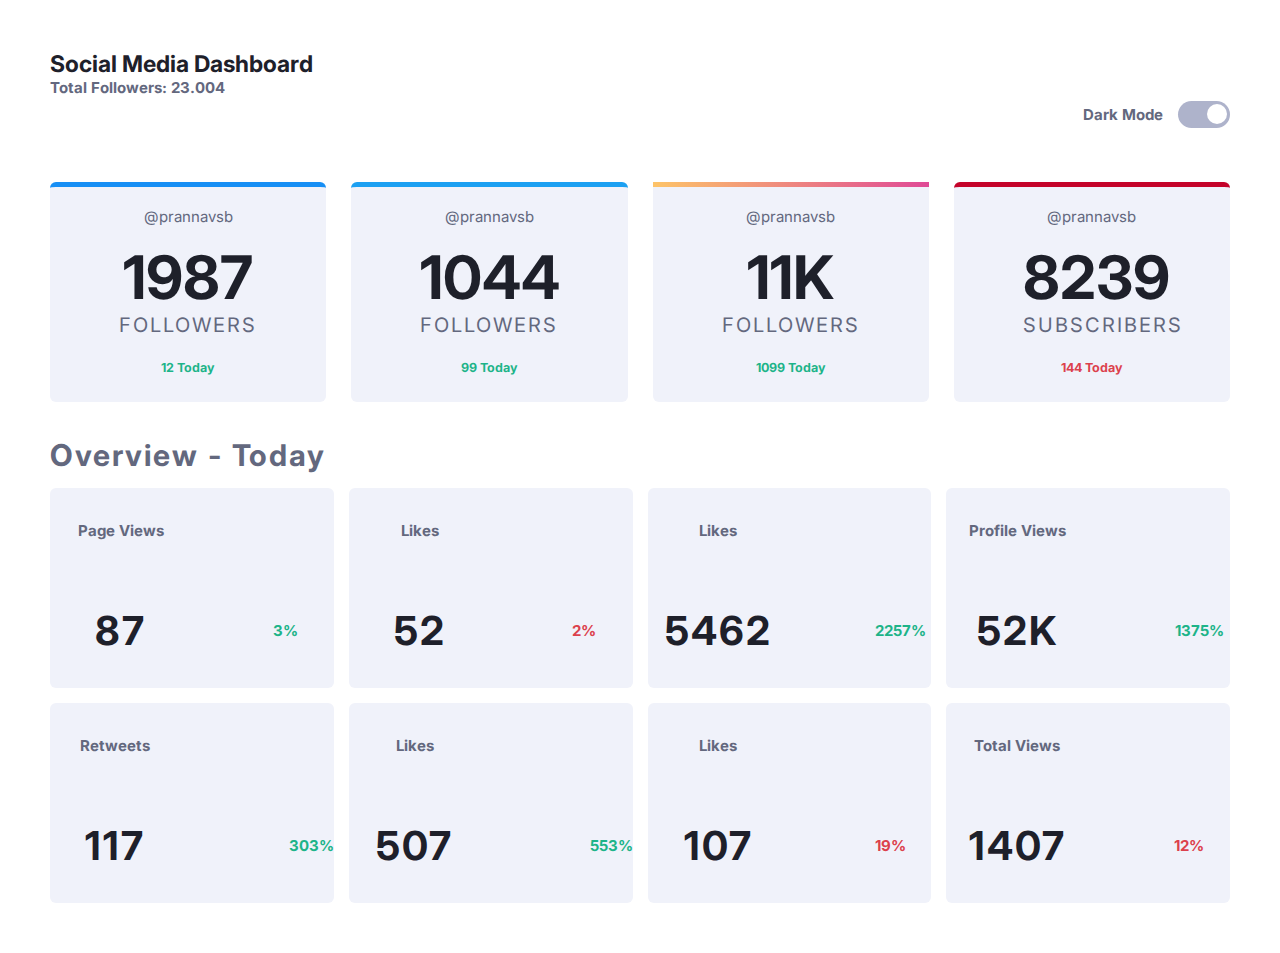
<file: code_alpha_project_social-dashboard/index.html>
<!DOCTYPE html>
<html lang="en" data-theme="light">
  <head>
    <meta charset="UTF-8" />
    <meta name="viewport" content="width=device-width, initial-scale=1.0" />
    <!-- displays site properly based on user's device -->
    <link
      rel="icon"
      type="image/png"
      sizes="32x32"
      href="./images/favicon-32x32.png"
    />
    <link rel="stylesheet" href="https://cdnjs.cloudflare.com/ajax/libs/font-awesome/6.5.2/css/all.min.css" integrity="sha512-SnH5WK+bZxgPHs44uWIX+LLJAJ9/2PkPKZ5QiAj6Ta86w+fsb2TkcmfRyVX3pBnMFcV7oQPJkl9QevSCWr3W6A==" crossorigin="anonymous" referrerpolicy="no-referrer" />
    <link rel="stylesheet" href="style.css" />
    <title>Frontend Mentor | Social Media Dashboard</title>
    <link rel="preconnect" href="https://fonts.googleapis.com">
    <link rel="preconnect" href="https://fonts.gstatic.com" crossorigin>
    <link rel="stylesheet" href="https://fonts.googleapis.com/css2?family=Material+Symbols+Outlined:opsz,wght,FILL,GRAD@24,400,0,0" />
    <link href="https://fonts.googleapis.com/css2?family=Poppins:ital,wght@0,100;0,200;0,300;0,400;0,500;0,600;0,700;0,800;0,900;1,100;1,200;1,300;1,400;1,500;1,600;1,700;1,800;1,900&family=Rubik+Doodle+Triangles&display=swap" rel="stylesheet">

  </head>
  <body>
    <header>
      <h1 class="title">Social Media Dashboard</h1>
      <h3 class="text">Total Followers: 23.004</h3>
    </header>
    <main>
      <div class="main-title">
        <p>Dark Mode</p>
        <div class="toggle-container">
          <input type="checkbox" id="switch" name="theme" />
          <label for="switch"></label>
        </div>
      </div>

      <section class="card-section">
        <div class="card fb">
          <div class="card-header">
            <i id="fb-down" class="fa-brands fa-facebook" ></i>
            <p>@prannavsb</p>
          </div>
          <div class="card-body">
            <h1>1987</h1>
            <p>followers</p>
          </div>
          <div class="card-footer">
            <i id="up-down-icon" class="fa-solid fa-caret-up"></i>
            <p>12 today</p>
          </div>
        </div>

        <div id="card-tw" class="card tw">
          <div class="card-header">
            <i id="tw-up" class="fa-brands fa-twitter"></i>
            <p>@prannavsb</p>
          </div>
          <div class="card-body">
            <h1>1044</h1>
            <p>followers</p>
          </div>
          <div class="card-footer">
            <i id="up-down-icon" class="fa-solid fa-caret-up"></i>
            <p>99 today</p>
          </div>
        </div>

        <div class="card in">
          <div class="card-header">
            <i id="in-up" class="fa-brands fa-instagram"></i>
            <p>@prannavsb</p>
          </div>
          <div class="card-body">
            <h1>11K</h1>
            <p>followers</p>
          </div>
          <div class="card-footer">
            <i id="up-down-icon" class="fa-solid fa-caret-up"></i>
            <p>1099 today</p>
          </div>
        </div>

        <div class="card yb">
          <div class="card-header">
            <i id="yt-down" class="fa-brands fa-square-youtube" style="color: #e52a2a;"></i>
            <p>@prannavsb</p>
          </div>
          <div class="card-body">
            <h1>8239</h1>
            <p>subscribers</p>
          </div>
          <div class="card-footer">
            <i id="up-down-icon" class="fa-solid fa-caret-up"></i>
            <p>144 today</p>
          </div>
        </div>
      </section>

      <section class="overview-section">
        <h2 class="overview-title">overview - today</h2>

        <div class="overview-card">
          <h3 class="page-views">page views</h3>
          <i id="fb-down" class="fa-brands fa-facebook" style="position: relative;top: 30px;"></i>
          <h2>87</h2>
          <!---<i id="up-down-icon" class="fa-solid fa-caret-up"></i>--->
          <p class="percentage fb-up">3%</p>
        </div>

        <div class="overview-card">
          <h3 class="page-views">likes</h3>
          <i id="fb-down" class="fa-brands fa-facebook" style="position: relative;top: 30px;"></i>
          <h2>52</h2>
          <!---<i id="up-down-icon" class="fa-solid fa-caret-up"></i>--->
          <p class="percentage fb-down">2%</p>
        </div>

        <div class="overview-card">
          <h3 class="page-views">likes</h3>
          <i id="in-up" class="fa-brands fa-instagram" style="position: relative;top: 30px;"></i>
          <h2>5462</h2>
          <!---<i id="up-down-icon" class="fa-solid fa-caret-up"></i>--->
          <p class="percentage in-up">2257%</p>
        </div>

        <div class="overview-card">
          <h3 class="page-views">profile views</h3>
          <i id="in-up" class="fa-brands fa-instagram" style="position: relative;top: 30px;"></i>
          <h2>52K</h2>
          <!---<i id="up-down-icon" class="fa-solid fa-caret-up"></i>--->
          <p class="percentage in-up">1375%</p>
        </div>

        <div class="overview-card">
          <h3 class="page-views">Retweets</h3>
          <i id="tw-up" class="fa-brands fa-twitter" style="position: relative;top: 30px;"></i>
          <h2>117</h2>
          <!---<i id="up-down-icon" class="fa-solid fa-caret-up"></i>--->
          <p class="percentage tw-up">303%</p>
        </div>

        <div class="overview-card">
          <h3 class="page-views">likes</h3>
          <i id="tw-up" class="fa-brands fa-twitter" style="position: relative;top: 30px;"></i>
          <h2>507</h2>
          <!---<i id="up-down-icon" class="fa-solid fa-caret-up"></i>--->
          <p class="percentage tw-up">553%</p>
        </div>

        <div class="overview-card">
          <h3 class="page-views">likes</h3>
          <i id="yt-down" class="fa-brands fa-square-youtube" style="color: #e52a2a;position: relative;top: 30px;"></i>
          <h2>107</h2>
            <!---<i id="up-down-icon" class="fa-solid fa-caret-up"></i>--->
          <p class="percentage yb-down">19%</p>
        </div>

        <div class="overview-card">
          <h3 class="page-views">total views</h3>
          <i id="yt-down" class="fa-brands fa-square-youtube" style="color: #e52a2a;position: relative;top: 30px;"></i>
          <h2>1407</h2>
          <!---<i id="up-down-icon" class="fa-solid fa-caret-up"></i>--->
          <p class="percentage yb-down">12%</p>
        </div>
      </section>
    </main>
    <script src="index.js"></script>
  </body>
</html>
</file>
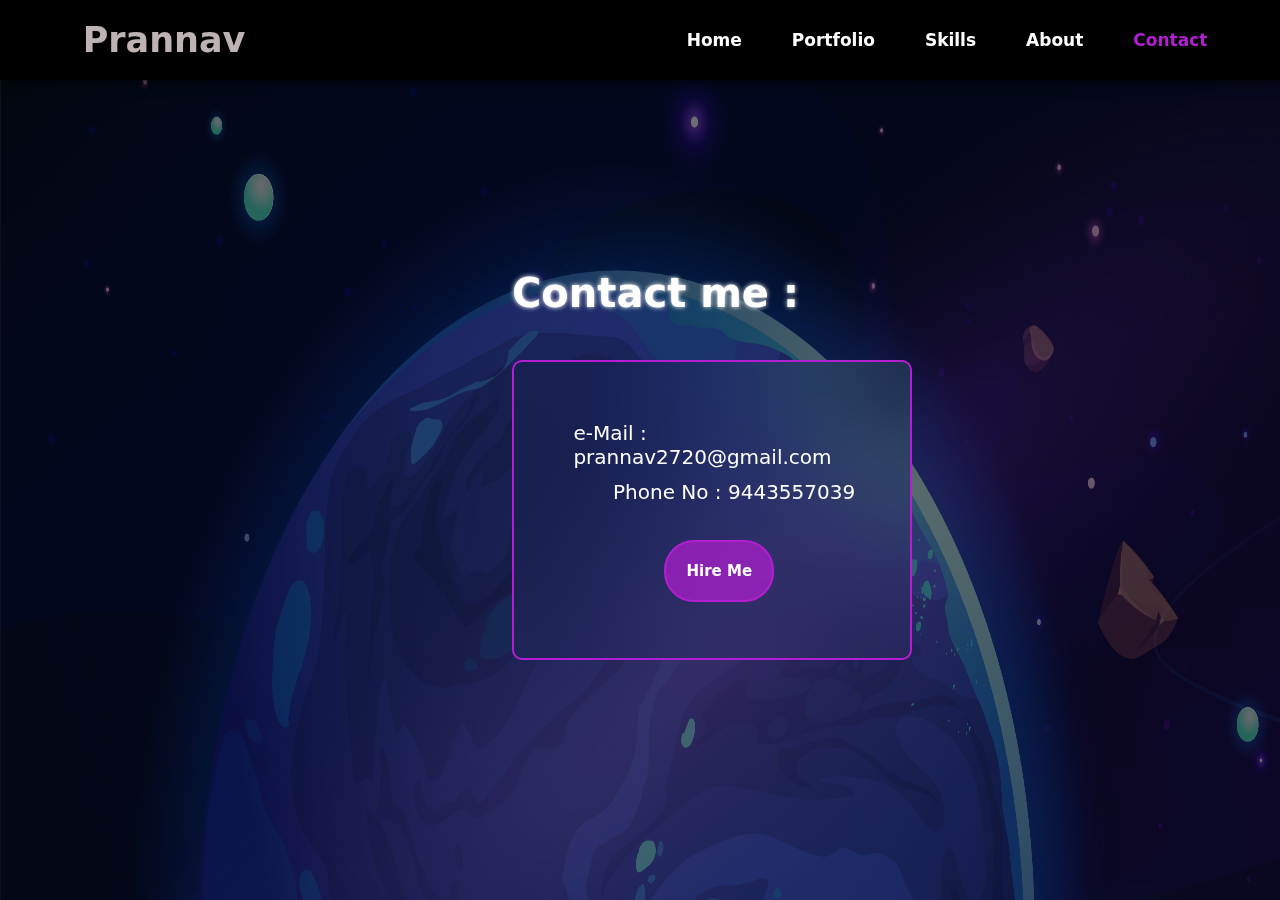
<file: code_alpha_project_portfolio/contact.html>
<!DOCTYPE html>
<html lang="en">
<head>
    <meta charset="UTF-8">
    <meta name="viewport" content="width=device-width, initial-scale=1.0">
    <title>Document</title>
    <link rel="stylesheet" href="contact.css">
    <link rel="stylesheet" href="https://cdnjs.cloudflare.com/ajax/libs/font-awesome/6.5.2/css/all.min.css" integrity="sha512-SnH5WK+bZxgPHs44uWIX+LLJAJ9/2PkPKZ5QiAj6Ta86w+fsb2TkcmfRyVX3pBnMFcV7oQPJkl9QevSCWr3W6A==" crossorigin="anonymous" referrerpolicy="no-referrer" />
</head>
<body>
    <header class="header">
        <nav class="navbar">
            <div class="logo">
                <a href="portfolio.html">Prannav</a>
            </div>
            <ul class="navlist">
                <li><a href="code.html">Home</a></li>
                <li><a href="portfolio.html">Portfolio</a></li>
                <li><a href="skill.html">Skills</a></li>
                <li><a href="about.html">About</a></li>
                <li><a href="contact.html"  class="active">Contact</a></li> 
            </ul>
        </nav>
    </header>
    <main>
        <div class="neb">
            <img src="galaxy.jpg" alt="">
        </div>
        <div class="one">
            <p>Contact me :</p>
        </div>
        <div class="contact">
            <div class="two">
                <p>e-Mail : prannav2720@gmail.com</p>
            </div>
            <div class="three">Phone No : 9443557039</div>
            <div class="four">
                <div class="btn">
                    <button><a href="https://in.linkedin.com/in/prannavwd272019?">Hire Me</a></button>
                </div>
            </div>
        </div>
        <div class="five">
            <div class="linkedin">
                <a href="https://in.linkedin.com/in/prannavwd272019?"><i class="fa-brands fa-linkedin"></i></a>
            </div>
            <div class="github">
                <a href="https://github.com/prannavV1/code_alpha.git"><i class="fa-brands fa-github"></i></a>
            </div>
            <div class="reddit">
                <i class="fa-brands fa-reddit"></i>
            </div>
        </div>
    </main>
</body>
</html>
</file>
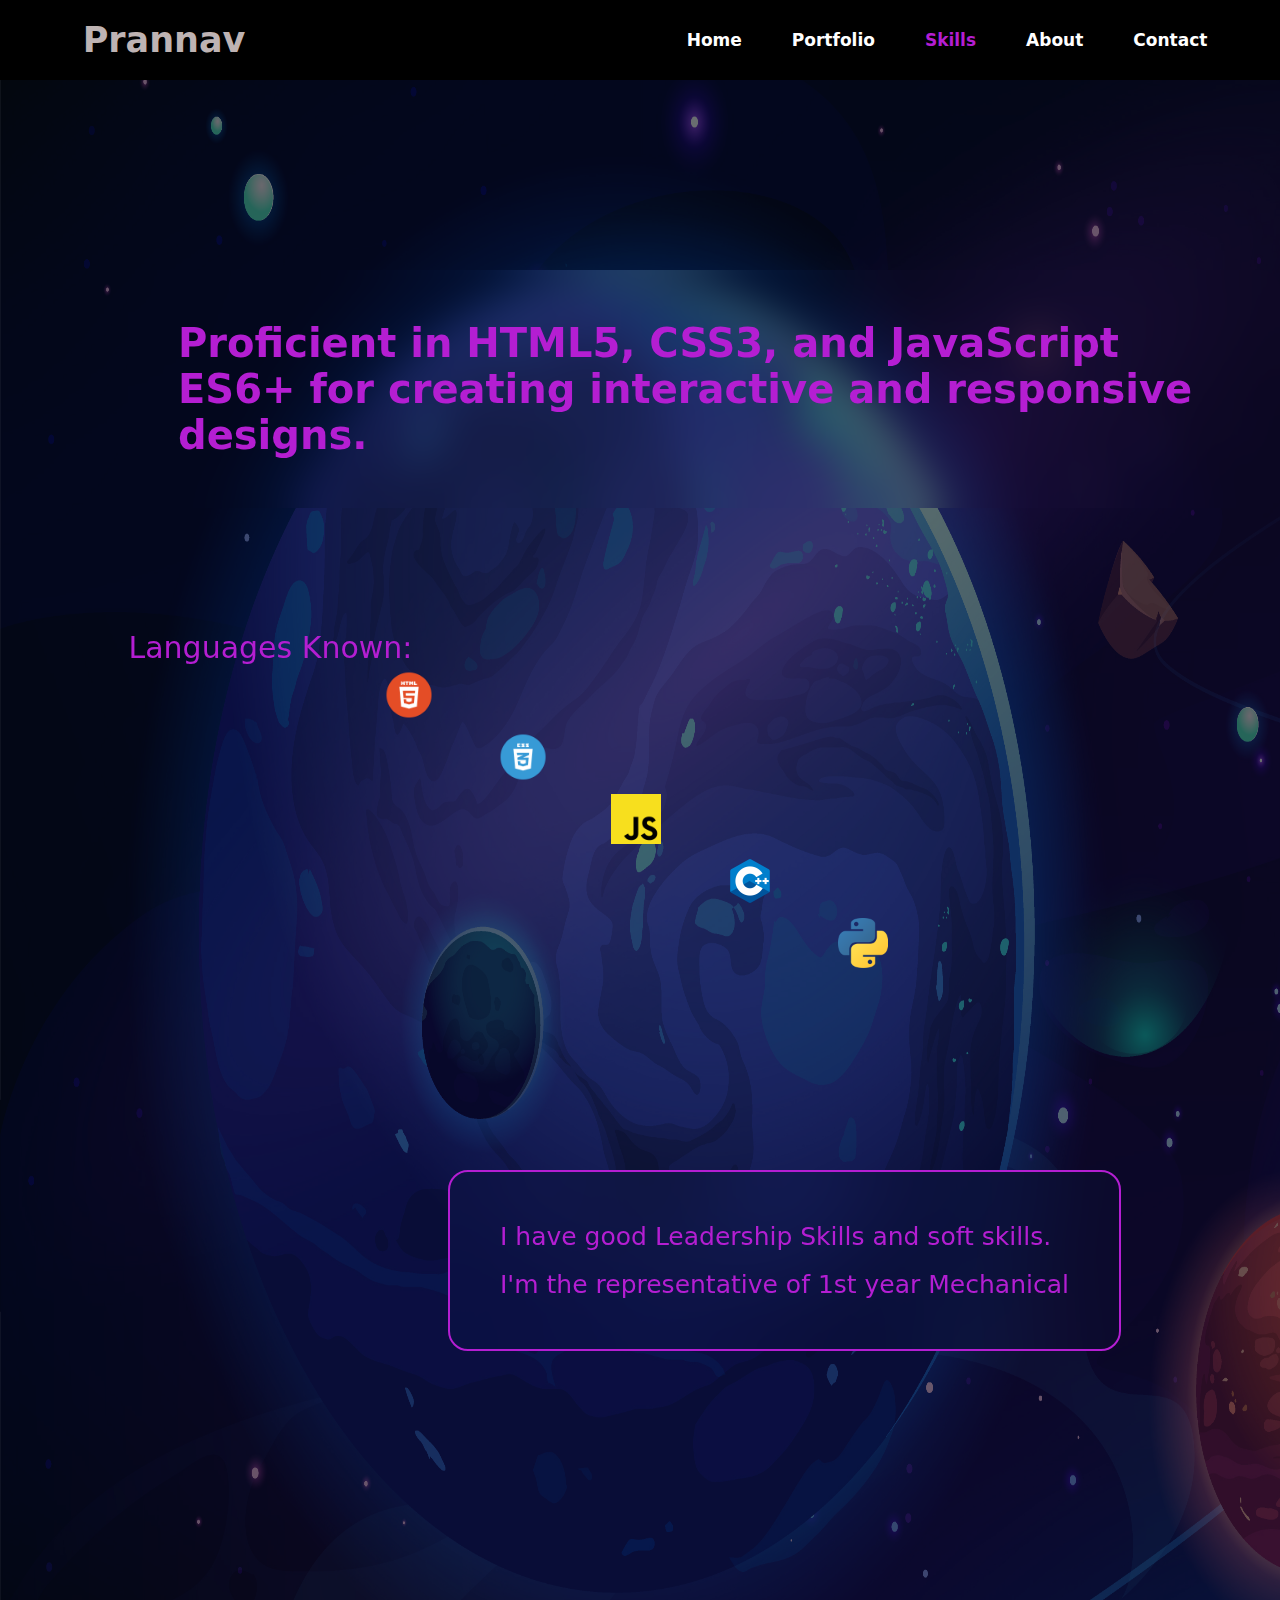
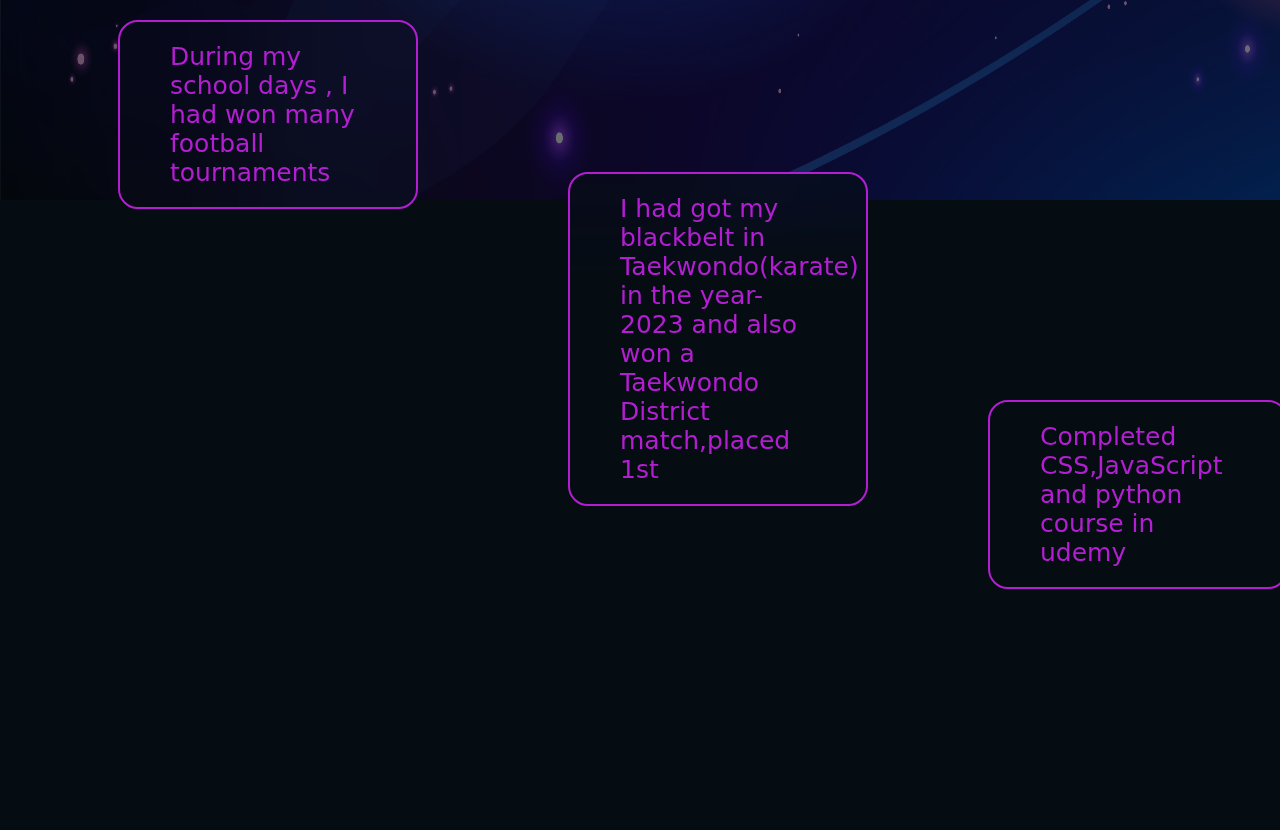
<file: code_alpha_project_portfolio/skill.html>
<!DOCTYPE html>
<html lang="en">
<head>
    <meta charset="UTF-8">
    <meta name="viewport" content="width=device-width, initial-scale=1.0">
    <title>Document</title>
    <link rel="stylesheet" href="skill.css">
</head>
<body>
    
    <header>
        <nav class="navbar">
            <div class="logo">
                <a href="portfolio.html">Prannav</a>
            </div>
            

            <ul class="navlist">
                <li><a href="code.html" >Home</a></li>
                <li><a href="portfolio.html">Portfolio</a></li>
                <li><a href="skill.html"class="active">Skills</a></li>
                <li><a href="about.html">About</a></li>
                <li><a href="contact.html">Contact</a></li> 
            </ul>
            
        </nav>
    </header>
    <main>    
        <div class="neb">
            <img src="galaxy.jpg" alt="">
        </div>
        <div class="one">
            <div class="go">
                <p>        
                Proficient in HTML5, CSS3, and JavaScript ES6+ for creating interactive and responsive designs.
                </p>
            </div>
        </div>
        <div class="two">
            <p>        
                Languages Known:
            </p>
            <ol>
                <li><div class="img1"><img src="html.png" alt=""></div></li>
                <li><div class="img2"><img src="css.png" alt=""></div></li>
                <li><div class="img3"><img src="js.png" alt=""></div></li>
                <li><div class="img4"><img src="C++.png" alt=""></div></li>
                <li><div class="img5"><img src="Python.png" alt=""></div></li>
            </ol>
        </div>
        
        <div class="three">
            
                <p class="p1">        
                    I have good Leadership Skills and soft skills.
                </p>
           
            <br>
            
                <p class="p2"> 
                    I'm the representative of 1st year Mechanical  
                </p>
               
        </div>
        <div class="four">
            <div class="b1">
                <p class="p1">      
                During my school days , I had won many football tournaments   
                </p>
            </div>
            <br>
            <div class="b1">
                <p class="p2">
                I had got my blackbelt in Taekwondo(karate) in the year-2023 and also won a Taekwondo District match,placed 1st 
                </p>
            </div>
            <br>
            <div class="b1">
                <p class="p3">
                Completed CSS,JavaScript and python course in udemy
                </p>
            </div>
        </div>
    </main>
</body>
</html>
</file>
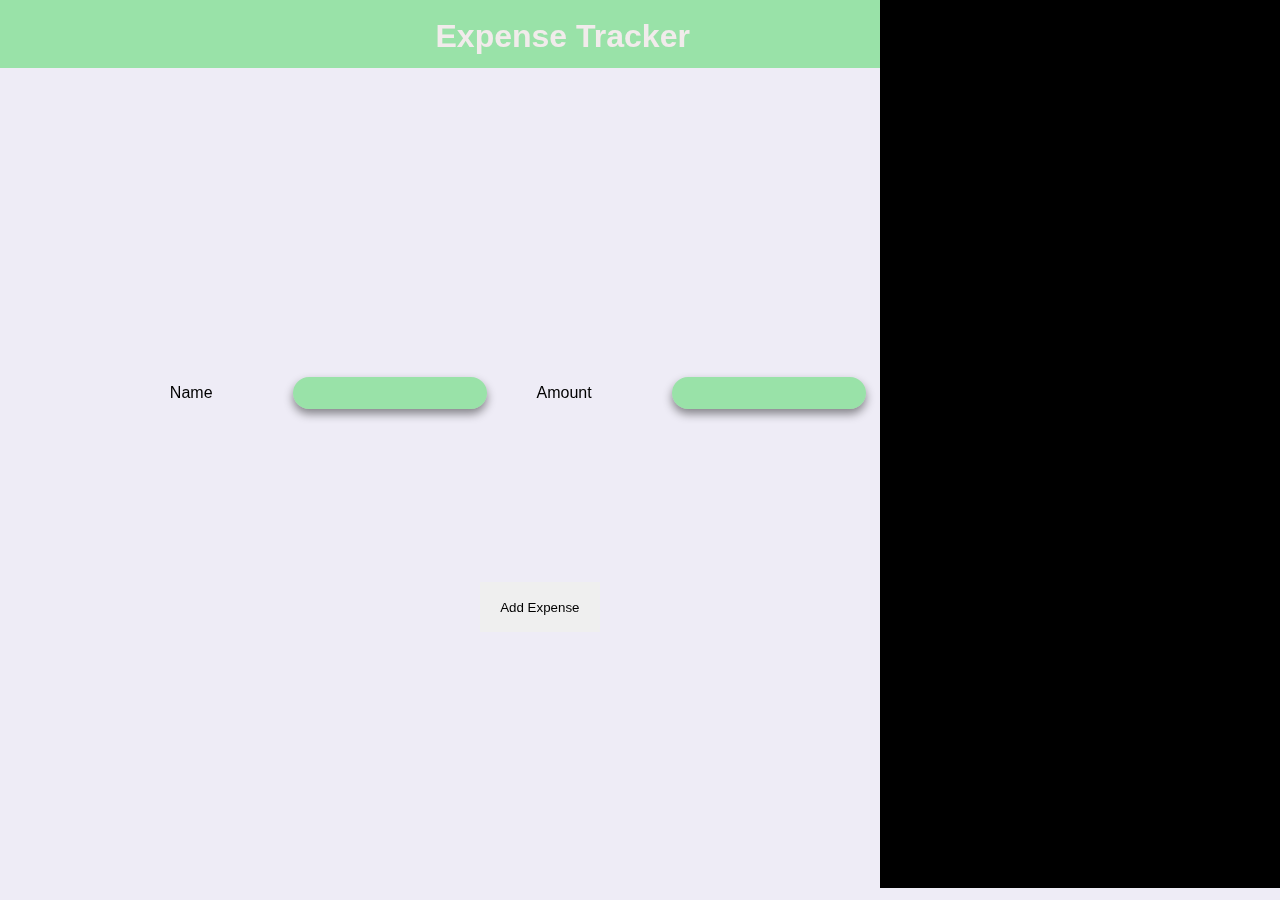
<file: cod_alpha_project_expense-tracker/code_alpha_project_2/exp.html>
<!DOCTYPE html>
<html lang="en">
<head>
    <meta charset="UTF-8">
    <meta name="viewport" content="width=device-width, initial-scale=1.0">
    <title>Document</title>
    <link rel="stylesheet" href="exp.css">
    <script src="exp.js" defer></script>
</head>
<body>
    <div class="h1">
        <h1>Expense Tracker</h1>
    </div>
    <div class="container">
        <form id="expense-form">
                <label for="name">Name <div class="space"></div></label>
                <input type="text" id="name" name="name">
                <label for="amount">Amount <div class="space"></div></label>
                <input type="number" id="amount" name="amount">
                <input type="submit" value="Add Expense">
        </form>
        <div class="expense-bg">
            <div id="expenses"></div>
        </div>
        
    </div>
    
</body>
</html>
</file>
<file: code_alpha_project_social-dashboard/style.css>
@import url(https://fonts.googleapis.com/css2?family=Inter:wght@400;700&display=swap);
/************************************/
/**************** Variable **********/
/************************************/
:root {
  /******* Common Variable******/
  --lime-green: #1db489;
  --bright-red: #dc414c;
  --facebook: #178ff5;
  --twitter: #1ca0f2;
  --instagram: linear-gradient(90deg, #fdc468 0%, #df4996 100%);
  --youtube: #c4032a;

  /********** Light Theme ********/

  --light-toggle: #aeb3cb;
  --light-theme-bg: #ffffff;
  --light-bg-card: #f0f2fa;
  --light-blue-text: #63687e;
  --dark-blue-text: #1e202a;
  --hover: #cdced5;
}
/************************************/
/************* Reset style **********/
/************************************/
html {
  box-sizing: border-box;
  /* 1rem = 10px */
  font-size: 62.5%;
}
html[data-theme="dark"] {
  --light-theme-b: #1e202a;
  --light-theme-bg: #1e202a;
  --light-bg-card: #252a41;
  --dark-blue-text: #ffffff;
  --hover: #40486d;
  /* --light-blue-text: #ffffff; */
}
/*********** For animation *********/
html.transition,
html.transition *,
html.transition *:before,
html.transition *:after {
  transition: all 750ms !important;
  transition-delay: 0 !important;
}
*,
*::after,
*::before {
  margin: 0;
  padding: 0;
  box-sizing: inherit;
}
/************************************/
/************* Base style **********/
/************************************/
body {
  font-family: "Inter", sans-serif;
  margin: 3rem;
  background: var(--light-theme-bg);
}
.card-section {
  margin-bottom: 35px;
}
.card {
  height: 22rem;
  margin-top: 50px;
  display: grid;
  grid-template-columns: repeat(4, 1fr);
  background: var(--light-bg-card);
  border-radius: 6px;
}
.card-header {
  grid-column: 2/4;
  display: flex;
  align-items: center;
  margin: auto;
}
.card-header img {
  width: 3rem;
  margin-right: 15px;
}
.card-header p {
  font-size: 1.5rem;
  color: var(--light-blue-text);
}
.card-body {
  grid-column: 2/4;
  text-align: center;
}
.card-body h1 {
  font-size: 6rem;
  color: var(--dark-blue-text);
  text-align: center;
}
.card-body p {
  font-size: 2rem;
  color: var(--light-blue-text);
  text-transform: uppercase;
  letter-spacing: 2px;
}
.card-footer {
  grid-column: 2/4;
  display: flex;
  justify-content: center;
  align-items: center;
  margin-bottom: 20px;
}
.card-footer img {
  width: 1.25rem;

  margin-right: 5px;
}
.card-footer p {
  font-size: 1.25rem;
  color: var(--lime-green);
  font-weight: bold;
  text-transform: capitalize;
}
/************************* Header Style ****************************/
header {
  margin-bottom: 25px;
}
header .title {
  font-size: 2.3rem;
  font-weight: bold;
  color: var(--dark-blue-text);
}
header .text {
  font-size: 1.5rem;
  color: var(--light-blue-text);
  font-weight: bold;
}
/************************* Main Style ***************************/
main {
  border-top: 1px solid #a3a1a1;
}
.main-title {
  display: flex;
  justify-content: space-between;
  height: 35px;
  margin-top: 20px;
}
.main-title p {
  font-size: 1.5rem;
  color: var(--light-blue-text);
  align-self: center;
  font-weight: bold;
}
/************************ Switch Button  ***************************/
input[type="checkbox"] {
  width: 0;
  height: 0;
  visibility: hidden;
}
.toggle-container {
  display: flex;
}
label {
  cursor: pointer;
  width: 5.2rem;
  height: 2.7rem;
  background: var(--light-toggle);
  border-radius: 100px;
  position: relative;
  align-self: center;
}

label:after {
  position: absolute;
  content: "";
  top: 3px;
  right: 3px;
  width: 20px;
  height: 20px;
  background: #fff;
  border-radius: 90px;
  transition: 0.3s;
}
input:checked + label {
  background: linear-gradient(90deg, #378fe6 0%, #3eda82 100%);
}
input:checked + label:after {
  right: calc(100% - 45px);
  transform: translateX(-100%);
}
/********** facebook Card Style *************************/

.fb {
  border-top: 5px solid var(--facebook);
}

/********** twitter Card Style *************************/
.tw {
  border-top: 5px solid var(--twitter);
}

/********** instagram Card Style *************************/
.in {
  border-top: 5px solid;
  border-image-source: linear-gradient(90deg, #fdc468 0%, #df4996 100%);
  border-image-slice: 1;
}
/********** youtube Card Style *************************/
.yb {
  border-top: 5px solid var(--youtube);
}
.yb .card-footer p {
  color: var(--bright-red);
  text-transform: capitalize;
}
/******************************************************/
/******************  Overview Section  ****************/
/******************************************************/
.overview-section h2 {
  font-size: 3rem;
  text-transform: capitalize;
  font-weight: bold;
  color: var(--light-blue-text);
  letter-spacing: 2px;
  grid-column: 1/5;
}

.overview-card {
  display: grid;
  grid-template-columns: repeat(2, 1fr);
  height: 20rem;
  background: var(--light-bg-card);
  margin-top: 25px;
  border-radius: 6px;
}
.page-views {
  font-size: 2rem;
  text-transform: capitalize;
  color: var(--light-blue-text);
  margin: auto;
}
.fb-icon {
  margin: auto;
  width: 4rem;
}
.overview-card h2 {
  font-size: 6rem;
  margin-top: 25px;
  border-radius: 6px;
  color: var(--dark-blue-text);
  margin: auto;
  grid-column: 1/2;
}
.up-down-icon {
  grid-column: 2/3;
  grid-row: 2/3;
  margin: auto;
  width: 1.5rem;
}

.percentage {
  grid-column: 2/3;
  grid-row: 2/3;
  margin: auto;
  padding-left: 45px;
  font-size: 1.75rem;
  font-weight: bold;
  color: var(--lime-green);
}

.fb-down {
  color: var(--bright-red);
}
.in-up {
  padding-left: 80px;
  color: var(--lime-green);
}
.tw-up {
  margin-left: 55px;
}
.yb-down {
  padding-left: 60px;
  color: var(--bright-red);
}
/* Large tablets & laptop styles*/
@media (min-width: 501px) and (max-width: 768px) {
  .card {
    margin-top: 0;
  }
  .card-section {
    display: grid;
    grid-template-columns: repeat(2, 1fr);
    grid-gap: 15px;
  }
  .overview-section {
    display: grid;
    grid-template-columns: repeat(2, 1fr);
    grid-gap: 15px;
  }
  .overview-section h2 {
    grid-column: 1/3;
  }
  .overview-card {
    margin-top: 0;
  }
  .overview-card h2 {
    grid-column: 1/2;
  }
  .tw-up {
    margin-left: 52px;
  }
}

@media (min-width: 769px) and (max-width: 1200px) {
  .card-section {
    display: grid;
    grid-template-columns: repeat(2, 1fr);
    grid-gap: 15px;
  }
  .overview-section {
    display: grid;
    grid-template-columns: repeat(3, 1fr);
    grid-gap: 15px;
  }
  .overview-card:nth-child(5) {
    grid-column: 1/2;
  }
  .overview-card:nth-child(8) {
    grid-column: 1/2;
  }
  .overview-card h2 {
    grid-column: 1/2;
    font-size: 4rem;
  }
}

/* Desktop styles*/
@media screen and (min-width: 1200px) {
  body {
    margin: 5rem;
  }
  header {
    margin-bottom: 0;
  }
  main {
    border-top: none;
  }
  .main-title {
    justify-content: flex-end;
    margin-top: 0;
  }
  .main-title p {
    font-weight: bold;
    margin-right: 15px;
  }
  .card:hover {
    cursor: pointer;
    background: var(--hover);
  }
  .card-section {
    display: grid;
    grid-template-columns: repeat(4, 1fr);
    grid-gap: 25px;
  }
  .card-header {
    margin-top: 20px;
  }
  .card-header img {
    width: 2rem;
  }
  .overview-section {
    display: grid;
    grid-template-columns: repeat(4, 1fr);
    grid-gap: 15px;
  }
  .overview-card:hover {
    cursor: pointer;
    background: var(--hover);
  }
  .overview-card {
    margin-top: 0;
  }

  .page-views {
    font-size: 1.5rem;
  }
  .fb-icon {
    width: 2.5rem;
  }
  .overview-card h2 {
    font-size: 4rem;
    grid-column: 1/2;
  }
  .percentage {
    font-size: 1.5rem;
  }
  .tw-up {
    margin-left: 64px;
  }
}
#fb-down{
    color:#0e88f3;
    position: relative;
    right: 20px;
    font-size: 20px;
}
#yt-down{
    color: #1ca0f2;
    position: relative;
    right: 20px;
    font-size: 20px;
}
#in-up{
  color: var(--bright-red);
  position: relative;
  right: 20px;
  font-size: 20px;
}
#tw-up{
  color: #1ca0f2;
  position: relative;
  right: 20px;
  font-size: 20px;
}
#up-down-icon{
  color: blue;
}
</file>
<file: code_alpha_project_portfolio/contact.css>
body{
    background-color:#050d12;
}
*{
    margin: 0;
    padding: 0;
    box-sizing: border-box;
    font-family:system-ui, -apple-system, BlinkMacSystemFont, 'Segoe UI', Roboto, Oxygen, Ubuntu, Cantarell, 'Open Sans', 'Helvetica Neue', sans-serif;
}
.neb img{
    width: 200%;
    height: 200vh;
    z-index: -100;
    position: fixed;
    opacity: 0.4;
}
.navbar{
    background-color: rgb(0, 0, 0);
    display: flex;
    justify-content: space-around;
    position: fixed;
    width: 100%;
    opacity: 1;
    z-index: 100;
    box-shadow: 0px 5px 10px rgb(0, 0, 0,0.5);
}
.navbar .logo{
    font-size: 35px;
    font-weight: 700;
    position: relative;
    padding: 20px;
    right:5%;
}
.logo a{
    display: flex;
    text-decoration: none;
    color:#beb3b3;
    transition: 0.5s;
}
.logo a::before{
    
    content: '';
    background: transparent;
    top:0;
    right: 0;
    width:100%;
    height:100%;
    position: absolute;
    animation: 1s showright ease forwards;
    animation-delay: 0.5s;

}
.logo a:hover{
    color: #b41ed2;
    text-shadow: 0px 0px 20px rgb(180, 30, 210);
}
.navbar .navlist{
    list-style-type: none;
    float: left;
    display: flex;
    align-items: center;
    position: relative;
    left:5%;
}
.navlist li a{
    text-decoration: none;
    color: #ffffff;
    margin-left: 30px;
    padding: 10px;
    transition: 0.5s;
    font-weight: 600;
    font-size: 17px;
}
.navlist a:hover{
    border-radius: 20px;
    background-color: rgb(180, 30, 210);
    color:white;
    padding: 10px;
    box-shadow: 0px 0px 20px rgb(180,30,210);
}
.navlist .active{
    color:rgb(180, 30, 210);
}
.one{
    position:absolute;
    color: #ffffff;
    text-shadow: 0px 0px 5px #ffffff;
    font-weight: 900;
    font-size: 40px;
    top: 30%;
    left: 40%;
}
.two{
    position:absolute;
    color: #ffffff;
    font-weight: 100;
    font-size: 20px;
    top: 20%;
    left: 15%;
}
.three{
    position:absolute;
    color: #ffffff;
    font-weight: 100;
    font-size: 20px;
    top: 40%;
    left: 25%;
}
.contact{
    position: absolute;
    top:40%;
    left: 40%;
    width: 400px;
    height: 300px;
    border: #b41ed2 2px solid;
    border-radius: 10px;
    backdrop-filter: blur(50px);
}
.btn{
    position: absolute;
    top:60%;
    left:38%;
}
.btn button{
    border:none;
    border-radius: none;
    padding: 20px;
    font-size: 15px;
    font-weight: 900;
    font-family: 'Trebuchet MS', 'Lucida Sans Unicode', 'Lucida Grande', 'Lucida Sans', Arial, sans-serif;
    border:2px solid rgb(180, 30, 210);
    border-radius: 30px;
    background-color: rgba(180, 30, 210, 0.7);
    color:#ffffff;
}
.btn button:hover{
    background-color: rgb(180, 30, 210);
    box-shadow:0px 6px 20px rgb(180, 30, 210);
    border:2px solid rgb(180, 30, 210);
    border-radius: 50px;
    color:#081b29;
    transition: 0.5s;
}
.btn a{
    text-decoration: none;
    color: #fff;
}
.linkedin{
    position: absolute;
    top: 90%;
    left:80%;
    color:#3a59cc;
    font-size: 30px;
    text-shadow: 0px 10px 10px rgb(0, 0, 0,0.2);
}
.linkedin:hover{
    color: #3a59cc;
    text-shadow:0px 10px 20px #3a59cc;
    transition: 0.5s;
    font-size: 35px;
}
.linkedin a{
    color:#3a59cc;
}
.github{
    position: absolute;
    top: 90%;
    left:83%;
    color:#56967e;
    font-size: 30px;
    text-shadow: 0px 10px 10px rgb(0, 0, 0,0.2);
}
.github:hover{
    color: #56967e;
    text-shadow:0px 10px 20px #56967e;
    transition: 0.5s;
    font-size: 35px;
}
.github a{
    color: #56967e;
}
.reddit{
    position: absolute;
    top: 90%;
    left:86%;
    color:#c43838;
    font-size: 30px;
    text-shadow: 0px 10px 10px rgb(0, 0, 0,0.2);
}
.reddit:hover{
    color: #c43838;
    text-shadow:0px 10px 20px #c43838;
    transition: 0.5s;
    font-size: 35px;
}
</file>
<file: code_alpha_project_portfolio/skill.css>
*{
    margin: 0;
    padding: 0;
    box-sizing: border-box;
    font-family:system-ui, -apple-system, BlinkMacSystemFont, 'Segoe UI', Roboto, Oxygen, Ubuntu, Cantarell, 'Open Sans', 'Helvetica Neue', sans-serif;
}
body{
    background-color: #050d12;
    height: 270vh;
}
.neb img{
    width: 200%;
    height: 200vh;
    z-index: -100;
    position: fixed;
    opacity: 0.4;
}
.navbar{
    background-color: rgb(0, 0, 0);
    display: flex;
    justify-content: space-around;
    position: fixed;
    width: 100%;
    opacity: 1;
    z-index: 100;
}
.navbar .logo{
    font-size: 35px;
    font-weight: 700;
    position: relative;
    padding: 20px;
    right:5%;
}
.logo a{
    display: flex;
    text-decoration: none;
    color:#beb3b3;
    transition: 0.5s;
}

.logo a:hover{
    color: #b41ed2;
    text-shadow: 0px 0px 20px rgb(180, 30, 210);
}
.navbar .navlist{
    list-style-type: none;
    float: left;
    display: flex;
    align-items: center;
    position: relative;
    left:5%;
}
.navlist li a{
    text-decoration: none;
    color: #ffffff;
    margin-left: 30px;
    padding: 10px;
    transition: 0.5s;
    font-weight: 600;
    font-size: 17px;
}
.navlist a:hover{
    border-radius: 20px;
    background-color: rgb(180, 30, 210);
    color:white;
    padding: 10px;
    box-shadow: 0px 0px 20px rgb(180,30,210);
}
.navlist .active{
    color:rgb(180, 30, 210);
}
.one{
    color:#fff;
    position: absolute;
    top:30%;
    left:10%;
}
.one p{
    font-size: 40px;
    font-weight: 700;
}
.two{
    color: #fff;
    font-size: 30px;
    font-weight: 500;
    position: absolute;
    top:70%;
    left:30%;
}
.two p{
    position: relative;
    left:-90%;
}
.three{
    position: absolute;
    top:130%;
    color: #b41ed2;
    left:35%;
    animation: glow 1s ease-in infinite alternate;
    border:transparent;
    padding:50px;
    border-radius: 20px;
    backdrop-filter: blur(50px);
    border: 2px solid #b41ed2;
}
.three p{
    font-size: 25px;
    font-weight: 500;
}
.four{
    position: absolute;
    top:180%;
    color: #b41ed2;
    left:35%;
    width:300px;
    animation: glow 1s ease-in-out infinite alternate;
}
.go{
    backdrop-filter: blur(20px);
    border-radius: 20px;
    padding:50px;

}
.four .p1{
    width:300px;
    position: absolute;
    left: -110%;
    border:transparent;
    padding:20px 50px 20px 50px;
    font-size: 25px;
    font-weight: 500;
    border-radius: 20px;
    border: 2px solid #b41ed2;
}
.four .p2{
    width:300px;
    position: absolute;
    left: 40%;
    top:400%;
    border:transparent;
    padding:20px 50px 20px 50px;
    font-size: 25px;
    font-weight: 500;
    border-radius: 20px;
    border: 2px solid #b41ed2;
}
.four .p3{
    width:300px;
    position: absolute;
    left: 180%;
    top:1000%;
    border:transparent;
    padding:20px 50px 20px 50px;
    font-size: 25px;
    font-weight: 500;
    border-radius: 20px;
    border: 2px solid #b41ed2;
}
.one{
    animation: glow 1s ease-in-out infinite alternate;
    color:#b41ed2;
}
@keyframes glow{
    from{
        text-shadow:0px 0px 20px #b41ed2; 
}

    to{
        text-shadow: 0px 0px 40px #b41ed2;
    }
}
.two{
    animation: glow 1s ease-in-out infinite alternate;
    color:#b41ed2;
}
@keyframes glow{
    from{
        text-shadow:0px 0px 20px #b41ed2; 
}

    to{
        text-shadow: 0px 0px 40px #b41ed2;
    }
}
.img1 img,.img2 img,.img3 img,.img4 img,.img5 img{
    width:50px;
    height: 50px;
    margin-left: 0%;
    margin-top: 5px;
}
.two ol li{
    list-style: none;
}
.img2{
    position: relative;
    left:40%;
}
.img3{
    position: relative;
    left:80%;
}
.img4{
    position: relative;
    left:120%;
}
.img5{
    position: relative;
    left:160%;
}
.b1 .p1{
    backdrop-filter: blur(50px);
}
.b1 .p2{
    backdrop-filter: blur(50px);
}
.b1 .p3{
    backdrop-filter: blur(50px);
}
</file>
<file: cod_alpha_project_expense-tracker/code_alpha_project_2/exp.css>
body {
    font-family: Arial, sans-serif;
    background-color: #eeecf6fc;
    position: fixed;
}
.container{
    display: flex;
    width: 100%;
    height: 70vh;
    justify-content: flex-start;
    align-items: center;
    position: relative;
    left:15%;
}
h1{
    position: relative;
    left: 30%;
    margin: 0%;
    top: 20px;
    color: rgb(241, 235, 235);
}
.h1{
    position: relative;
    right: 20px;
    width: 200%;
    background: #1ed23668;
    height: 70px;
    margin-top: 0;
    bottom:10px;
}
#expense-form{
    display: flex;
}
#form input,label{
    margin-left: 50px;
    position: relative;
    display: flex;
    align-items: center;
    
}
#name{
    outline: none;
    border: none;
    height: 30px;
    border-radius: 20px;
    background: #1ed23668;
    padding-left: 15px;
    box-shadow: 0px 5px 10px #00000071;
}
#amount{
    outline: none;
    border: none;
    height: 30px;
    border-radius: 20px;
    background: #1ed23668;
    padding-left: 15px;
    box-shadow: 0px 5px 10px #00000071;
}
input:last-child{
    position:absolute;
    top: 80%;
    left: 360px;
    bottom: 250px;
    width: 120px;
    height: 50px;
    outline: none;
    border: none;
    transition: 0.8s;
}
input:last-child:hover{
    border-radius: 40px;
    background-color: #1ed23668;
    box-shadow: 0px 10px 10px #0000003b,
                0px 0px 5px #1ed236;
    color: #fff;
}
.space{
    width: 5em;
}
input::-webkit-outer-spin-button,
input::-webkit-inner-spin-button{
    -webkit-appearance: none;
    margin: 0;
}
.expense-bg::-webkit-scrollbar{
    -webkit-appearance: none;
    margin: 0;
    display: none;
}
#expenses {
    margin-top: 20px;
    position: absolute;
    bottom:50px;
    right: 20%;
    top:10%;
    color: #ffffff;
    left: 20%;
}
.expense-bg{
    position: fixed;
    background-color: black;
    width: 400px;
    height: 110vh;
    display: flex;
    justify-content: flex-end;
    right: 0px;
    overflow: scroll;
    z-index: 1000;
}
.expense-item {
    margin-bottom: 10px;
    position: relative;
}
.expense-item button{
    margin-left: 40px;
    justify-content: flex-end;
    outline: none;
    border: none;
    background-color: #000000;
    width:50px;
    height: 25px;
    transition: 0.5s;
    color: #fff;
}
.expense-item button:hover{
    background-color: #1ed236ac;
    box-shadow: 0px 0px 10px #1ed236ac;
    border-radius: 10px;
    color: #000000;
}
</file>
